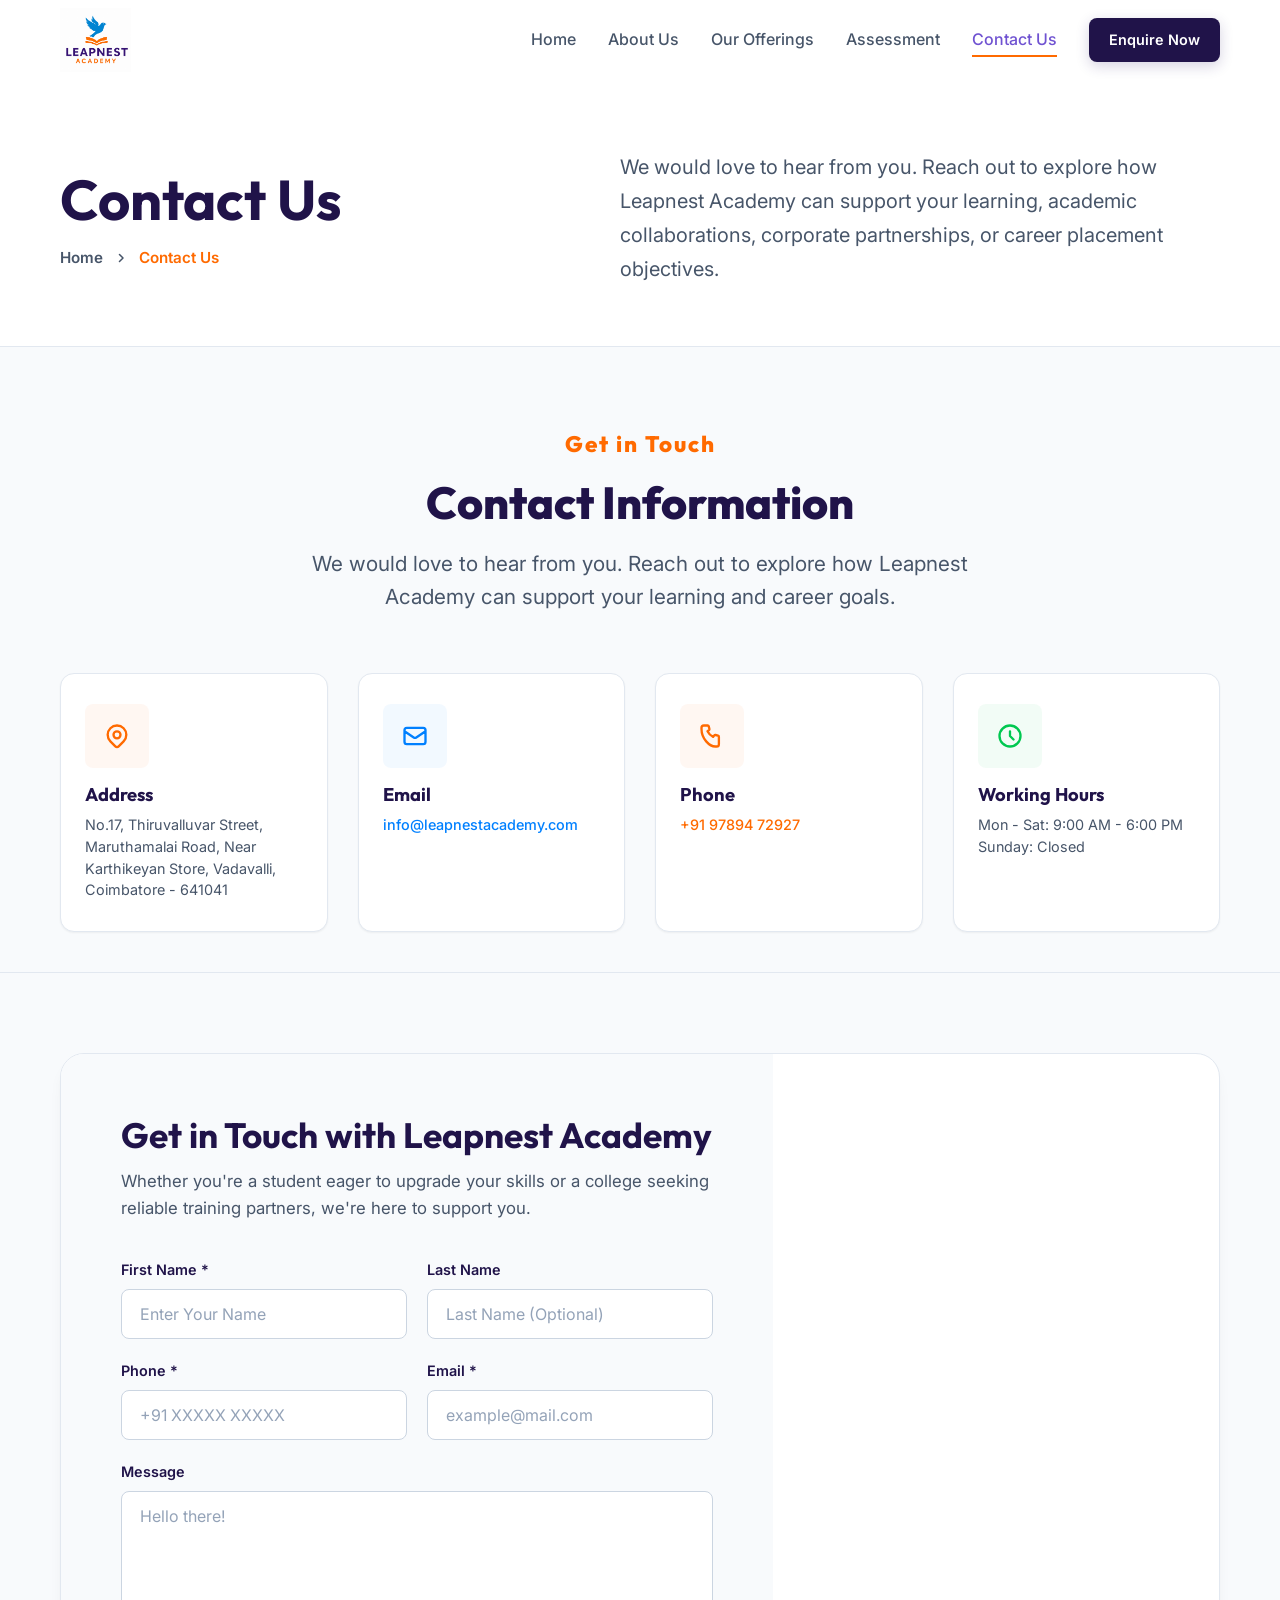
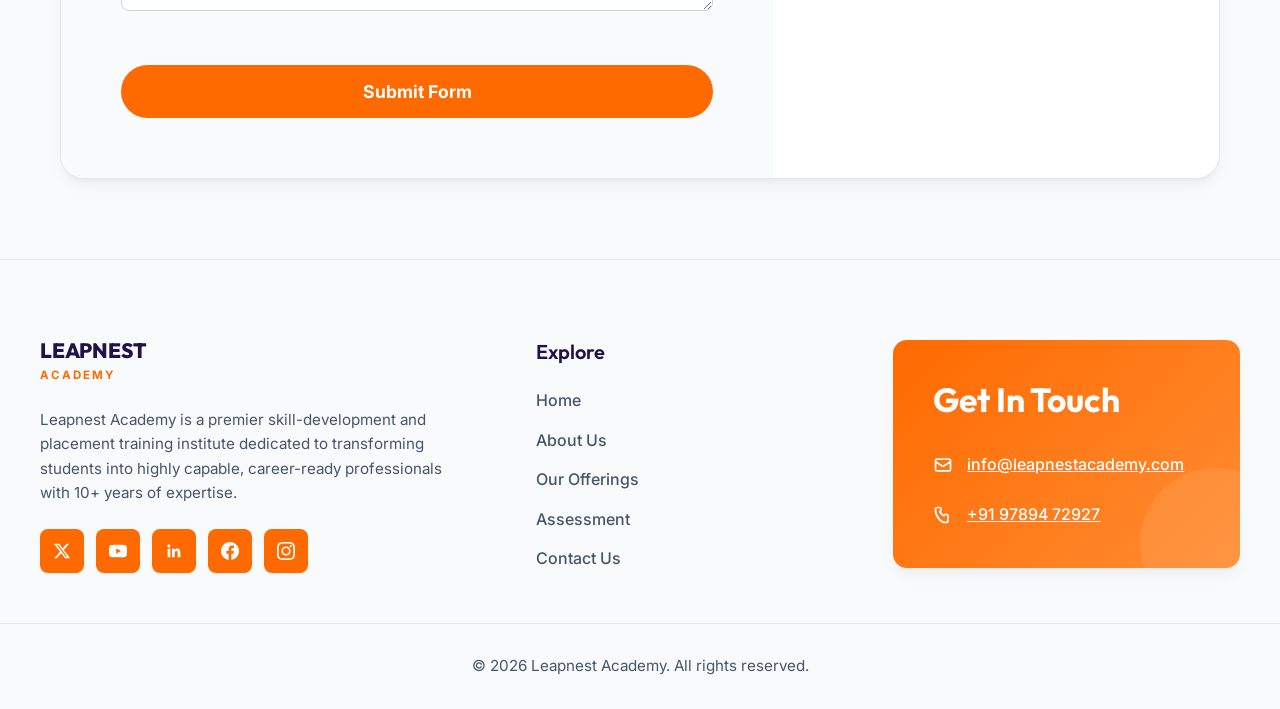
<file: contact-us.html>
<!DOCTYPE html>
<html lang="en">
<head>
  <meta charset="utf-8">
  <meta name="viewport" content="width=device-width, initial-scale=1.0">
  <title>Contact Us | Leapnest Academy</title>
  <meta name="description" content="Reach out to Leapnest Academy in Vadavalli, Coimbatore. Contact us via phone at +91 97894 72927 or email info@leapnestacademy.com.">
  <link rel="stylesheet" href="css/styles.css">
</head>
<body>

  <!-- Header -->
  <header class="header">
    <div class="container header__container">
      <a href="index.html" class="logo" id="header-logo" style="display: flex; align-items: center;">
        <img src="images/logo.png" alt="Leapnest Academy Logo" style="height: 65px; width: auto; display: block; object-fit: contain;">
      </a>
      
      <nav class="nav" id="main-navigation">
        <ul class="nav__list">
          <li><a href="index.html" class="nav__link">Home</a></li>
          <li><a href="about-us.html" class="nav__link">About Us</a></li>
          <li><a href="our-offerings.html" class="nav__link">Our Offerings</a></li>
          <li><a href="student-assessment.html" class="nav__link">Assessment</a></li>
          <li><a href="contact-us.html" class="nav__link nav__link--active">Contact Us</a></li>
          <li><a href="contact-us.html" class="btn btn--primary" style="padding: 10px 20px; font-size: 0.9rem;">Enquire Now</a></li>
        </ul>
      </nav>
      
      <button class="nav-toggle" aria-label="Toggle Navigation Menu">
        <span></span>
        <span></span>
        <span></span>
      </button>
    </div>
  </header>

  <!-- Page Banner (Educoast Sleek White style) -->
  <section class="page-banner">
    <div class="container page-banner__grid">
      <div style="text-align: left;">
        <h1 class="page-banner__title">Contact Us</h1>
        <div class="page-banner__breadcrumbs">
          <a href="index.html">Home</a>
          <span>
            <svg xmlns="http://www.w3.org/2000/svg" fill="none" viewBox="0 0 24 24" stroke="currentColor" stroke-width="3" width="12" height="12">
              <path stroke-linecap="round" stroke-linejoin="round" d="M9 5l7 7-7 7" />
            </svg>
          </span>
          <span style="color: var(--clr-accent);">Contact Us</span>
        </div>
      </div>
      <div>
        <p class="page-banner__desc">We would love to hear from you. Reach out to explore how Leapnest Academy can support your learning, academic collaborations, corporate partnerships, or career placement objectives.</p>
      </div>
    </div>
  </section>

  <!-- Contact Cards Section -->
  <section class="section-padding" style="padding-bottom: 40px;">
    <div class="container">
      <div class="section-header animate-on-scroll">
        <span class="responsive-tag" style="color: var(--clr-accent);">Get in Touch</span>
        <h2 class="responsive-title">Contact Information</h2>
        <p class="responsive-subtitle">We would love to hear from you. Reach out to explore how Leapnest Academy can support your learning and career goals.</p>
      </div>

      <div class="grid-cards" style="grid-template-columns: repeat(auto-fit, minmax(240px, 1fr));">
        <!-- Address Card -->
        <div class="card animate-on-scroll" style="padding: 30px 24px;">
          <div class="card__icon" style="color: var(--clr-accent); background-color: rgba(255,109,0,0.05); margin-bottom: 16px; margin-left: 0; margin-right: auto;">
            <svg xmlns="http://www.w3.org/2000/svg" fill="none" viewBox="0 0 24 24" stroke="currentColor" stroke-width="2">
              <path stroke-linecap="round" stroke-linejoin="round" d="M17.657 16.657L13.414 20.9a1.998 1.998 0 01-2.827 0l-4.244-4.243a8 8 0 1111.314 0z" />
              <path stroke-linecap="round" stroke-linejoin="round" d="M15 11a3 3 0 11-6 0 3 3 0 016 0z" />
            </svg>
          </div>
          <h3 style="font-size: 1.15rem; margin-bottom: 8px; color: var(--clr-primary);">Address</h3>
          <p class="card__desc" style="font-size: 0.9rem; line-height: 1.5; text-align: left;">No.17, Thiruvalluvar Street, Maruthamalai Road, Near Karthikeyan Store, Vadavalli, Coimbatore - 641041</p>
        </div>

        <!-- Email Card -->
        <div class="card animate-on-scroll" style="padding: 30px 24px;">
          <div class="card__icon" style="color: var(--clr-blue); background-color: rgba(0,136,255,0.05); margin-bottom: 16px; margin-left: 0; margin-right: auto;">
            <svg xmlns="http://www.w3.org/2000/svg" fill="none" viewBox="0 0 24 24" stroke="currentColor" stroke-width="2">
              <path stroke-linecap="round" stroke-linejoin="round" d="M3 8l7.89 5.26a2 2 0 002.22 0L21 8M5 19h14a2 2 0 002-2V7a2 2 0 00-2-2H5a2 2 0 00-2 2v10a2 2 0 002 2z" />
            </svg>
          </div>
          <h3 style="font-size: 1.15rem; margin-bottom: 8px; color: var(--clr-primary);">Email</h3>
          <p class="card__desc" style="font-size: 0.9rem; line-height: 1.5; text-align: left;"><a href="mailto:info@leapnestacademy.com" style="color: var(--clr-blue); font-weight: 500;">info@leapnestacademy.com</a></p>
        </div>

        <!-- Phone Card -->
        <div class="card animate-on-scroll" style="padding: 30px 24px;">
          <div class="card__icon" style="color: var(--clr-accent); background-color: rgba(255,109,0,0.05); margin-bottom: 16px; margin-left: 0; margin-right: auto;">
            <svg xmlns="http://www.w3.org/2000/svg" fill="none" viewBox="0 0 24 24" stroke="currentColor" stroke-width="2">
              <path stroke-linecap="round" stroke-linejoin="round" d="M3 5a2 2 0 012-2h3.28a1 1 0 01.94.725l.548 2.2a1 1 0 01-.321.988l-1.305.98a10.582 10.582 0 004.872 4.872l.98-1.305a1 1 0 01.988-.321l2.2.548a1 1 0 01.725.94V19a2 2 0 01-2 2h-1C9.716 21 3 14.284 3 6V5z" />
            </svg>
          </div>
          <h3 style="font-size: 1.15rem; margin-bottom: 8px; color: var(--clr-primary);">Phone</h3>
          <p class="card__desc" style="font-size: 0.9rem; line-height: 1.5; text-align: left;"><a href="tel:+919789472927" style="color: var(--clr-accent); font-weight: 500;">+91 97894 72927</a></p>
        </div>

        <!-- Working Hours Card -->
        <div class="card animate-on-scroll" style="padding: 30px 24px;">
          <div class="card__icon" style="color: #00c850; background-color: rgba(0,200,80,0.05); margin-bottom: 16px; margin-left: 0; margin-right: auto;">
            <svg xmlns="http://www.w3.org/2000/svg" fill="none" viewBox="0 0 24 24" stroke="currentColor" stroke-width="2">
              <path stroke-linecap="round" stroke-linejoin="round" d="M12 8v4l3 3m6-3a9 9 0 11-18 0 9 9 0 0118 0z" />
            </svg>
          </div>
          <h3 style="font-size: 1.15rem; margin-bottom: 8px; color: var(--clr-primary);">Working Hours</h3>
          <p class="card__desc" style="font-size: 0.9rem; line-height: 1.5; text-align: left;">Mon - Sat: 9:00 AM - 6:00 PM<br>Sunday: Closed</p>
        </div>
      </div>
    </div>
  </section>

  <!-- Side-by-Side Form and Map Section (Image 5 Style) -->
  <section class="contact-form-section">
    <div class="container">
      <div class="contact-form-grid animate-on-scroll">
        <!-- Left Column: Form -->
        <div class="contact-form-left">
          <h2 class="contact-form__title">Get in Touch with Leapnest Academy</h2>
          <p class="contact-form__subtitle">Whether you're a student eager to upgrade your skills or a college seeking reliable training partners, we're here to support you.</p>
          
          <form class="enquiry-form">
            <div class="form-row">
              <div class="form-group">
                <label class="form-label">First Name *</label>
                <input type="text" name="first-name" class="form-input" placeholder="Enter Your Name" required>
              </div>
              <div class="form-group">
                <label class="form-label">Last Name</label>
                <input type="text" name="last-name" class="form-input" placeholder="Last Name (Optional)">
              </div>
            </div>
            <div class="form-row">
              <div class="form-group">
                <label class="form-label">Phone *</label>
                <input type="tel" name="phone" class="form-input" placeholder="+91 XXXXX XXXXX" required>
              </div>
              <div class="form-group">
                <label class="form-label">Email *</label>
                <input type="email" name="email" class="form-input" placeholder="example@mail.com" required>
              </div>
            </div>
            <div class="form-group" style="margin-bottom: 24px;">
              <label class="form-label">Message</label>
              <textarea name="message" class="form-textarea" placeholder="Hello there!" style="min-height: 120px;"></textarea>
            </div>
            <button type="submit" class="contact-form__btn">Submit Form</button>
          </form>
        </div>

        <!-- Right Column: Map -->
        <div class="contact-form-right">
          <iframe src="https://maps.google.com/maps?q=No.17,%20Thiruvalluvar%20Street,%20Vadavalli,%20Coimbatore&t=&z=15&ie=UTF8&iwloc=&output=embed" loading="lazy"></iframe>
        </div>
      </div>
    </div>
  </section>

  <!-- Footer (Educoast Style, Leapnest Orange theme) -->
  <footer class="footer">
    <div class="container footer__main">
      <div class="footer__about">
        <a href="index.html" class="logo">
          <div class="logo__text-wrapper" style="margin-left: 0;">
            <span class="logo__text" style="color: var(--clr-primary); font-size: 1.3rem; line-height: 1; font-weight: 800;">LEAPNEST</span>
            <span class="logo__text-sub" style="font-family: 'Inter', sans-serif; font-size: 0.72rem; font-weight: 700; color: var(--clr-accent); letter-spacing: 2px; display:block;">ACADEMY</span>
          </div>
        </a>
        <p class="footer__desc">Leapnest Academy is a premier skill-development and placement training institute dedicated to transforming students into highly capable, career-ready professionals with 10+ years of expertise.</p>
        
        <!-- Social Media Logos & Links (Brand themed - Leapnest Orange) -->
        <div class="footer__socials">
          <a href="https://x.com" class="footer__social-btn" target="_blank" rel="noopener noreferrer" aria-label="X (Twitter)">
            <svg viewBox="0 0 24 24" xmlns="http://www.w3.org/2000/svg"><path d="M18.244 2.25h3.308l-7.227 8.26 8.502 11.24H16.17l-5.214-6.817L4.99 21.75H1.68l7.73-8.835L1.254 2.25H8.08l4.713 6.231zm-1.161 17.52h1.833L7.084 4.126H5.117z"/></svg>
          </a>
          <a href="https://youtube.com" class="footer__social-btn" target="_blank" rel="noopener noreferrer" aria-label="YouTube">
            <svg viewBox="0 0 24 24" xmlns="http://www.w3.org/2000/svg"><path d="M23.498 6.163a3.003 3.003 0 00-2.11-2.11C19.517 3.545 12 3.545 12 3.545s-7.517 0-9.388.508a3.003 3.003 0 00-2.11 2.11C0 8.033 0 12 0 12s0 3.967.502 5.837a3.003 3.003 0 002.11 2.11c1.871.508 9.388.508 9.388.508s7.517 0 9.388-.508a3.003 3.003 0 002.11-2.11C24 15.967 24 12 24 12s0-3.967-.502-5.837zM9.545 15.568V8.432L15.818 12l-6.273 3.568z"/></svg>
          </a>
          <a href="https://linkedin.com" class="footer__social-btn" target="_blank" rel="noopener noreferrer" aria-label="LinkedIn">
            <svg viewBox="0 0 24 24" xmlns="http://www.w3.org/2000/svg"><path d="M20.447 20.452h-3.554v-5.569c0-1.328-.027-3.037-1.852-3.037-1.853 0-2.136 1.445-2.136 2.939v5.667H9.351V9h3.414v1.561h.046c.477-.9 1.637-1.85 3.37-1.85 3.601 0 4.267 2.37 4.267 5.455v6.286zM5.337 7.433c-1.144 0-2.063-.926-2.063-2.065 0-1.138.92-2.063 2.063-2.063 1.14 0 2.064.925 2.064 2.063 0 1.139-.925 2.065-2.064 2.065zm1.782 13.019H3.555V9h3.564v11.452z"/></svg>
          </a>
          <a href="https://facebook.com" class="footer__social-btn" target="_blank" rel="noopener noreferrer" aria-label="Facebook">
            <svg viewBox="0 0 24 24" xmlns="http://www.w3.org/2000/svg"><path d="M24 12.073c0-6.627-5.373-12-12-12s-12 5.373-12 12c0 5.99 4.388 10.954 10.125 11.854v-8.385H7.078v-3.47h3.047V9.43c0-3.007 1.792-4.669 4.533-4.669 1.312 0 2.686.235 2.686.235v2.953H15.83c-1.491 0-1.956.925-1.956 1.874v2.25h3.328l-.532 3.47h-2.796v8.385C19.612 23.027 24 18.062 24 12.073z"/></svg>
          </a>
          <a href="https://instagram.com" class="footer__social-btn" target="_blank" rel="noopener noreferrer" aria-label="Instagram">
            <svg viewBox="0 0 24 24" xmlns="http://www.w3.org/2000/svg"><path d="M12 2.163c3.204 0 3.584.012 4.85.07 3.252.148 4.771 1.691 4.919 4.919.058 1.265.069 1.645.069 4.849 0 3.205-.012 3.584-.069 4.849-.149 3.225-1.664 4.771-4.919 4.919-1.266.058-1.644.07-4.85.07-3.204 0-3.584-.012-4.849-.07-3.26-.149-4.771-1.699-4.919-4.92-.058-1.265-.07-1.644-.07-4.849 0-3.204.013-3.583.07-4.849.149-3.227 1.664-4.771 4.919-4.919 1.266-.057 1.645-.069 4.849-.069zM12 0C8.741 0 8.333.014 7.053.072 2.695.272.273 2.69.073 7.051.014 8.333 0 8.741 0 12c0 3.259.014 3.668.072 4.948.2 4.358 2.618 6.78 6.98 6.98 1.281.058 1.689.072 4.948.072 3.259 0 3.668-.014 4.948-.072 4.354-.2 6.782-2.618 6.979-6.98.059-1.28.073-1.689.073-4.948 0-3.259-.014-3.667-.072-4.947-.196-4.354-2.617-6.78-6.979-6.98C15.668.014 15.259 0 12 0zm0 5.838a6.162 6.162 0 100 12.324 6.162 6.162 0 000-12.324zM12 16a4 4 0 110-8 4 4 0 010 8zm6.406-11.845a1.44 1.44 0 100 2.881 1.44 1.44 0 000-2.881z"/></svg>
          </a>
        </div>
      </div>

      <div>
        <h4 class="footer__title">Explore</h4>
        <ul class="footer__links">
          <li><a href="index.html" class="footer__link">Home</a></li>
          <li><a href="about-us.html" class="footer__link">About Us</a></li>
          <li><a href="our-offerings.html" class="footer__link">Our Offerings</a></li>
          <li><a href="student-assessment.html" class="footer__link">Assessment</a></li>
          <li><a href="contact-us.html" class="footer__link">Contact Us</a></li>
        </ul>
      </div>

      <!-- Get In Touch Card Component -->
      <div class="footer__contact-card">
        <h4 class="footer__contact-card-title">Get In Touch</h4>
        <div class="footer__contact-item">
          <div class="footer__contact-icon">
            <svg xmlns="http://www.w3.org/2000/svg" fill="none" viewBox="0 0 24 24" stroke="currentColor" stroke-width="2">
              <path stroke-linecap="round" stroke-linejoin="round" d="M3 8l7.89 5.26a2 2 0 002.22 0L21 8M5 19h14a2 2 0 002-2V7a2 2 0 00-2-2H5a2 2 0 00-2 2v10a2 2 0 002 2z" />
            </svg>
          </div>
          <div class="footer__contact-text"><a href="mailto:info@leapnestacademy.com">info@leapnestacademy.com</a></div>
        </div>
        <div class="footer__contact-item">
          <div class="footer__contact-icon">
            <svg xmlns="http://www.w3.org/2000/svg" fill="none" viewBox="0 0 24 24" stroke="currentColor" stroke-width="2">
              <path stroke-linecap="round" stroke-linejoin="round" d="M3 5a2 2 0 012-2h3.28a1 1 0 01.94.725l.548 2.2a1 1 0 01-.321.988l-1.305.98a10.582 10.582 0 004.872 4.872l.98-1.305a1 1 0 01.988-.321l2.2.548a1 1 0 01.725.94V19a2 2 0 01-2 2h-1C9.716 21 3 14.284 3 6V5z" />
            </svg>
          </div>
          <div class="footer__contact-text"><a href="tel:+919789472927">+91 97894 72927</a></div>
        </div>
      </div>
    </div>
    <div class="footer__copyright">
      <div class="container">
        &copy; 2026 Leapnest Academy. All rights reserved.
      </div>
    </div>
  </footer>

  <script src="js/app.js"></script>
</body>
</html>
</file>
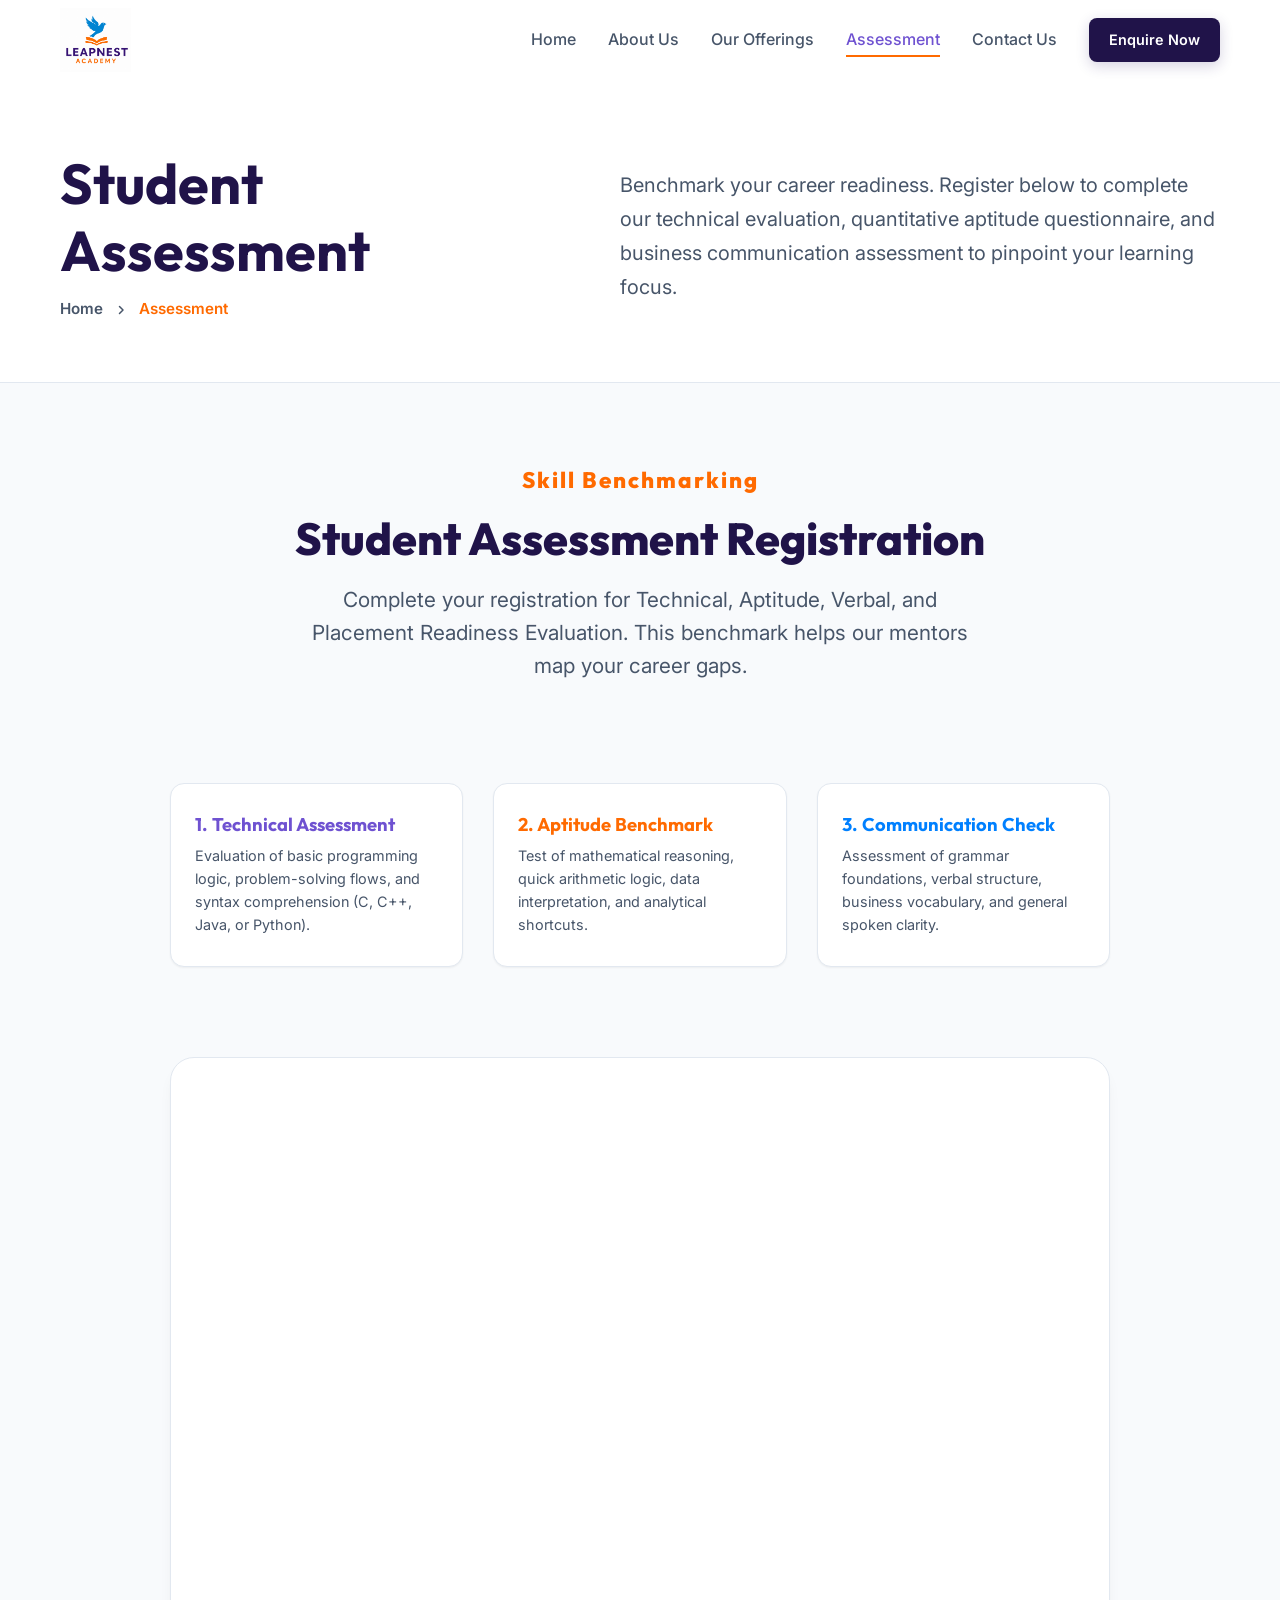
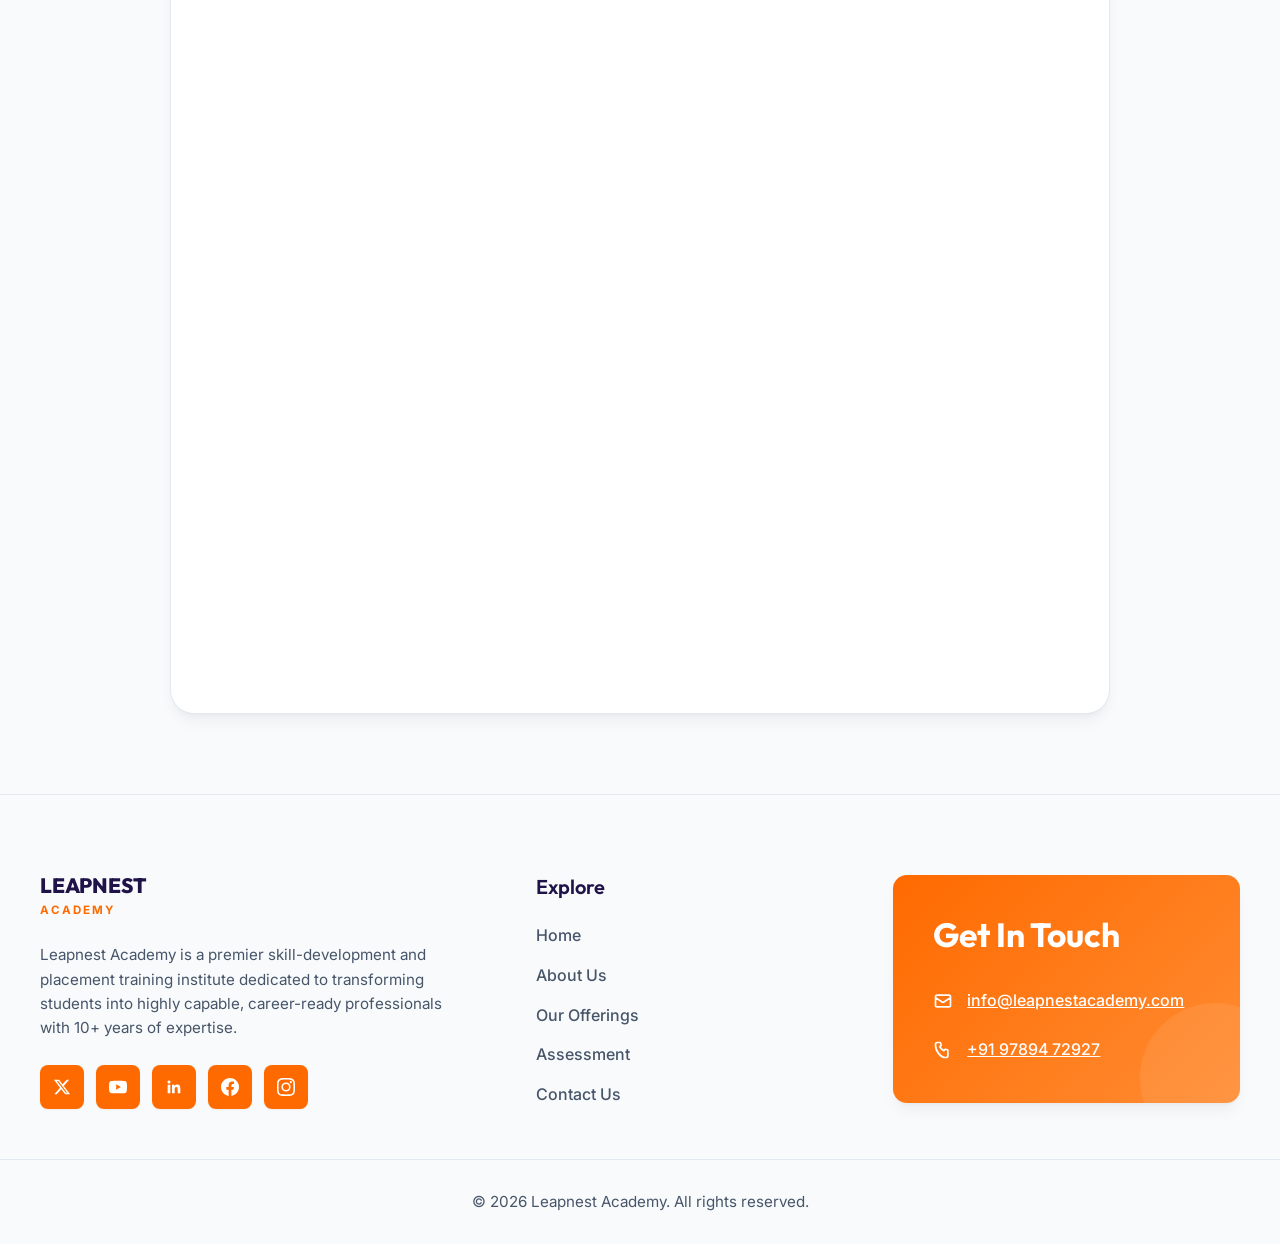
<file: student-assessment.html>
<!DOCTYPE html>
<html lang="en">
<head>
  <meta charset="utf-8">
  <meta name="viewport" content="width=device-width, initial-scale=1.0">
  <title>Student Assessment Registration | Leapnest Academy</title>
  <meta name="description" content="Register for Leapnest Academy's online student evaluation. Benchmark your technical, quantitative aptitude, verbal, and soft skills to identify career gaps.">
  <link rel="stylesheet" href="css/styles.css">
</head>
<body>

  <!-- Header -->
  <header class="header">
    <div class="container header__container">
      <a href="index.html" class="logo" id="header-logo" style="display: flex; align-items: center;">
        <img src="images/logo.png" alt="Leapnest Academy Logo" style="height: 65px; width: auto; display: block; object-fit: contain;">
      </a>
      
      <nav class="nav" id="main-navigation">
        <ul class="nav__list">
          <li><a href="index.html" class="nav__link">Home</a></li>
          <li><a href="about-us.html" class="nav__link">About Us</a></li>
          <li><a href="our-offerings.html" class="nav__link">Our Offerings</a></li>
          <li><a href="student-assessment.html" class="nav__link nav__link--active">Assessment</a></li>
          <li><a href="contact-us.html" class="nav__link">Contact Us</a></li>
          <li><a href="contact-us.html" class="btn btn--primary" style="padding: 10px 20px; font-size: 0.9rem;">Enquire Now</a></li>
        </ul>
      </nav>
      
      <button class="nav-toggle" aria-label="Toggle Navigation Menu">
        <span></span>
        <span></span>
        <span></span>
      </button>
    </div>
  </header>

  <!-- Page Banner (Educoast Sleek White style) -->
  <section class="page-banner">
    <div class="container page-banner__grid">
      <div style="text-align: left;">
        <h1 class="page-banner__title">Student Assessment</h1>
        <div class="page-banner__breadcrumbs">
          <a href="index.html">Home</a>
          <span>
            <svg xmlns="http://www.w3.org/2000/svg" fill="none" viewBox="0 0 24 24" stroke="currentColor" stroke-width="3" width="12" height="12">
              <path stroke-linecap="round" stroke-linejoin="round" d="M9 5l7 7-7 7" />
            </svg>
          </span>
          <span style="color: var(--clr-accent);">Assessment</span>
        </div>
      </div>
      <div>
        <p class="page-banner__desc">Benchmark your career readiness. Register below to complete our technical evaluation, quantitative aptitude questionnaire, and business communication assessment to pinpoint your learning focus.</p>
      </div>
    </div>
  </section>

  <!-- Assessment Description & Frame Section -->
  <section class="section-padding">
    <div class="container assessment-container">
      <div class="section-header animate-on-scroll">
        <span class="responsive-tag" style="color: var(--clr-accent);">Skill Benchmarking</span>
        <h2 class="responsive-title">Student Assessment Registration</h2>
        <p class="responsive-subtitle">Complete your registration for Technical, Aptitude, Verbal, and Placement Readiness Evaluation. This benchmark helps our mentors map your career gaps.</p>
      </div>

      <!-- Evaluation Grid Details -->
      <div class="grid-cards" style="margin-bottom: 50px;">
        <div class="card animate-on-scroll" style="padding: 30px 24px;">
          <h4 style="font-size: 1.15rem; margin-bottom: 8px; color: var(--clr-primary-light);">1. Technical Assessment</h4>
          <p class="card__desc" style="font-size: 0.9rem;">Evaluation of basic programming logic, problem-solving flows, and syntax comprehension (C, C++, Java, or Python).</p>
        </div>
        <div class="card animate-on-scroll" style="padding: 30px 24px;">
          <h4 style="font-size: 1.15rem; margin-bottom: 8px; color: var(--clr-accent);">2. Aptitude Benchmark</h4>
          <p class="card__desc" style="font-size: 0.9rem;">Test of mathematical reasoning, quick arithmetic logic, data interpretation, and analytical shortcuts.</p>
        </div>
        <div class="card animate-on-scroll" style="padding: 30px 24px;">
          <h4 style="font-size: 1.15rem; margin-bottom: 8px; color: var(--clr-blue);">3. Communication Check</h4>
          <p class="card__desc" style="font-size: 0.9rem;">Assessment of grammar foundations, verbal structure, business vocabulary, and general spoken clarity.</p>
        </div>
      </div>

      <!-- Styled Iframe Card embedding the Google Form -->
      <div class="assessment-iframe-card animate-on-scroll">
        <iframe src="https://docs.google.com/forms/d/e/1FAIpQLScySJYKLxrEfYVYujm2Hg8hlZ1XDN3p0cPNAPwSJPwOJRrtcQ/viewform?embedded=true">Loading assessment form…</iframe>
      </div>
    </div>
  </section>

  <!-- Footer (Educoast Style, Leapnest Orange theme) -->
  <footer class="footer">
    <div class="container footer__main">
      <div class="footer__about">
        <a href="index.html" class="logo">
          <div class="logo__text-wrapper" style="margin-left: 0;">
            <span class="logo__text" style="color: var(--clr-primary); font-size: 1.3rem; line-height: 1; font-weight: 800;">LEAPNEST</span>
            <span class="logo__text-sub" style="font-family: 'Inter', sans-serif; font-size: 0.72rem; font-weight: 700; color: var(--clr-accent); letter-spacing: 2px; display:block;">ACADEMY</span>
          </div>
        </a>
        <p class="footer__desc">Leapnest Academy is a premier skill-development and placement training institute dedicated to transforming students into highly capable, career-ready professionals with 10+ years of expertise.</p>
        
        <!-- Social Media Logos & Links (Brand themed - Leapnest Orange) -->
        <div class="footer__socials">
          <a href="https://x.com" class="footer__social-btn" target="_blank" rel="noopener noreferrer" aria-label="X (Twitter)">
            <svg viewBox="0 0 24 24" xmlns="http://www.w3.org/2000/svg"><path d="M18.244 2.25h3.308l-7.227 8.26 8.502 11.24H16.17l-5.214-6.817L4.99 21.75H1.68l7.73-8.835L1.254 2.25H8.08l4.713 6.231zm-1.161 17.52h1.833L7.084 4.126H5.117z"/></svg>
          </a>
          <a href="https://youtube.com" class="footer__social-btn" target="_blank" rel="noopener noreferrer" aria-label="YouTube">
            <svg viewBox="0 0 24 24" xmlns="http://www.w3.org/2000/svg"><path d="M23.498 6.163a3.003 3.003 0 00-2.11-2.11C19.517 3.545 12 3.545 12 3.545s-7.517 0-9.388.508a3.003 3.003 0 00-2.11 2.11C0 8.033 0 12 0 12s0 3.967.502 5.837a3.003 3.003 0 002.11 2.11c1.871.508 9.388.508 9.388.508s7.517 0 9.388-.508a3.003 3.003 0 002.11-2.11C24 15.967 24 12 24 12s0-3.967-.502-5.837zM9.545 15.568V8.432L15.818 12l-6.273 3.568z"/></svg>
          </a>
          <a href="https://linkedin.com" class="footer__social-btn" target="_blank" rel="noopener noreferrer" aria-label="LinkedIn">
            <svg viewBox="0 0 24 24" xmlns="http://www.w3.org/2000/svg"><path d="M20.447 20.452h-3.554v-5.569c0-1.328-.027-3.037-1.852-3.037-1.853 0-2.136 1.445-2.136 2.939v5.667H9.351V9h3.414v1.561h.046c.477-.9 1.637-1.85 3.37-1.85 3.601 0 4.267 2.37 4.267 5.455v6.286zM5.337 7.433c-1.144 0-2.063-.926-2.063-2.065 0-1.138.92-2.063 2.063-2.063 1.14 0 2.064.925 2.064 2.063 0 1.139-.925 2.065-2.064 2.065zm1.782 13.019H3.555V9h3.564v11.452z"/></svg>
          </a>
          <a href="https://facebook.com" class="footer__social-btn" target="_blank" rel="noopener noreferrer" aria-label="Facebook">
            <svg viewBox="0 0 24 24" xmlns="http://www.w3.org/2000/svg"><path d="M24 12.073c0-6.627-5.373-12-12-12s-12 5.373-12 12c0 5.99 4.388 10.954 10.125 11.854v-8.385H7.078v-3.47h3.047V9.43c0-3.007 1.792-4.669 4.533-4.669 1.312 0 2.686.235 2.686.235v2.953H15.83c-1.491 0-1.956.925-1.956 1.874v2.25h3.328l-.532 3.47h-2.796v8.385C19.612 23.027 24 18.062 24 12.073z"/></svg>
          </a>
          <a href="https://instagram.com" class="footer__social-btn" target="_blank" rel="noopener noreferrer" aria-label="Instagram">
            <svg viewBox="0 0 24 24" xmlns="http://www.w3.org/2000/svg"><path d="M12 2.163c3.204 0 3.584.012 4.85.07 3.252.148 4.771 1.691 4.919 4.919.058 1.265.069 1.645.069 4.849 0 3.205-.012 3.584-.069 4.849-.149 3.225-1.664 4.771-4.919 4.919-1.266.058-1.644.07-4.85.07-3.204 0-3.584-.012-4.849-.07-3.26-.149-4.771-1.699-4.919-4.92-.058-1.265-.07-1.644-.07-4.849 0-3.204.013-3.583.07-4.849.149-3.227 1.664-4.771 4.919-4.919 1.266-.057 1.645-.069 4.849-.069zM12 0C8.741 0 8.333.014 7.053.072 2.695.272.273 2.69.073 7.051.014 8.333 0 8.741 0 12c0 3.259.014 3.668.072 4.948.2 4.358 2.618 6.78 6.98 6.98 1.281.058 1.689.072 4.948.072 3.259 0 3.668-.014 4.948-.072 4.354-.2 6.782-2.618 6.979-6.98.059-1.28.073-1.689.073-4.948 0-3.259-.014-3.667-.072-4.947-.196-4.354-2.617-6.78-6.979-6.98C15.668.014 15.259 0 12 0zm0 5.838a6.162 6.162 0 100 12.324 6.162 6.162 0 000-12.324zM12 16a4 4 0 110-8 4 4 0 010 8zm6.406-11.845a1.44 1.44 0 100 2.881 1.44 1.44 0 000-2.881z"/></svg>
          </a>
        </div>
      </div>

      <div>
        <h4 class="footer__title">Explore</h4>
        <ul class="footer__links">
          <li><a href="index.html" class="footer__link">Home</a></li>
          <li><a href="about-us.html" class="footer__link">About Us</a></li>
          <li><a href="our-offerings.html" class="footer__link">Our Offerings</a></li>
          <li><a href="student-assessment.html" class="footer__link">Assessment</a></li>
          <li><a href="contact-us.html" class="footer__link">Contact Us</a></li>
        </ul>
      </div>

      <!-- Get In Touch Card Component -->
      <div class="footer__contact-card">
        <h4 class="footer__contact-card-title">Get In Touch</h4>
        <div class="footer__contact-item">
          <div class="footer__contact-icon">
            <svg xmlns="http://www.w3.org/2000/svg" fill="none" viewBox="0 0 24 24" stroke="currentColor" stroke-width="2">
              <path stroke-linecap="round" stroke-linejoin="round" d="M3 8l7.89 5.26a2 2 0 002.22 0L21 8M5 19h14a2 2 0 002-2V7a2 2 0 00-2-2H5a2 2 0 00-2 2v10a2 2 0 002 2z" />
            </svg>
          </div>
          <div class="footer__contact-text"><a href="mailto:info@leapnestacademy.com">info@leapnestacademy.com</a></div>
        </div>
        <div class="footer__contact-item">
          <div class="footer__contact-icon">
            <svg xmlns="http://www.w3.org/2000/svg" fill="none" viewBox="0 0 24 24" stroke="currentColor" stroke-width="2">
              <path stroke-linecap="round" stroke-linejoin="round" d="M3 5a2 2 0 012-2h3.28a1 1 0 01.94.725l.548 2.2a1 1 0 01-.321.988l-1.305.98a10.582 10.582 0 004.872 4.872l.98-1.305a1 1 0 01.988-.321l2.2.548a1 1 0 01.725.94V19a2 2 0 01-2 2h-1C9.716 21 3 14.284 3 6V5z" />
            </svg>
          </div>
          <div class="footer__contact-text"><a href="tel:+919789472927">+91 97894 72927</a></div>
        </div>
      </div>
    </div>
    <div class="footer__copyright">
      <div class="container">
        &copy; 2026 Leapnest Academy. All rights reserved.
      </div>
    </div>
  </footer>

  <script src="js/app.js"></script>
</body>
</html>
</file>
<file: css/styles.css>
@import url('https://fonts.googleapis.com/css2?family=Inter:wght@300;400;500;600&family=Outfit:wght@400;600;700&display=swap');

:root {
  --font-heading: 'Outfit', 'Inter', sans-serif;
  --font-body: 'Inter', sans-serif;
  
  /* Modern HSL Color Palette */
  --clr-primary-h: 254;
  --clr-primary-s: 58%;
  --clr-primary-l: 18%; /* Deep Violet #2f1c6a */
  --clr-primary: hsl(var(--clr-primary-h), var(--clr-primary-s), var(--clr-primary-l));
  --clr-primary-light: hsl(var(--clr-primary-h), var(--clr-primary-s), 57%); /* #673de6 */
  
  --clr-accent-h: 25;
  --clr-accent-s: 100%;
  --clr-accent-l: 50%; /* Vibrant Orange #ff6d00 */
  --clr-accent: hsl(var(--clr-accent-h), var(--clr-accent-s), var(--clr-accent-l));
  
  --clr-blue-h: 210;
  --clr-blue-s: 100%;
  --clr-blue-l: 50%; /* Brand Blue #0088ff */
  --clr-blue: hsl(var(--clr-blue-h), var(--clr-blue-s), var(--clr-blue-l));
  
  /* Neutral Color Palette */
  --clr-bg-light: #f8fafc;
  --clr-bg-white: #ffffff;
  --clr-bg-card: #ffffff;
  --clr-border: #e2e8f0;
  --clr-text-main: #0f172a; /* Slate 900 */
  --clr-text-muted: #475569; /* Slate 600 */
  
  /* Glassmorphism & Effects */
  --glass-bg: rgba(255, 255, 255, 0.7);
  --glass-border: rgba(255, 255, 255, 0.4);
  --glass-blur: blur(12px);
  
  /* Shadow Tokens */
  --shadow-sm: 0 1px 2px 0 rgba(0, 0, 0, 0.05);
  --shadow-md: 0 4px 6px -1px rgba(0, 0, 0, 0.08), 0 2px 4px -2px rgba(0, 0, 0, 0.08);
  --shadow-lg: 0 10px 15px -3px rgba(0, 0, 0, 0.05), 0 4px 6px -4px rgba(0, 0, 0, 0.05);
  --shadow-xl: 0 20px 25px -5px rgba(0, 0, 0, 0.1), 0 8px 10px -6px rgba(0, 0, 0, 0.05);
  --shadow-glow: 0 0 20px rgba(103, 61, 230, 0.15);
  
  /* Radius */
  --radius-sm: 8px;
  --radius-md: 14px;
  --radius-lg: 24px;
  --radius-round: 9999px;
  
  /* Transitions */
  --transition-smooth: all 0.4s cubic-bezier(0.16, 1, 0.3, 1);
  --transition-fast: all 0.2s ease;
}

/* Reset */
*, *::before, *::after {
  box-sizing: border-box;
  margin: 0;
  padding: 0;
}

html {
  scroll-behavior: smooth;
  font-size: 16px;
}

body {
  font-family: var(--font-body);
  color: var(--clr-text-main);
  background-color: var(--clr-bg-light);
  line-height: 1.6;
  overflow-x: hidden;
}

h1, h2, h3, h4, h5, h6 {
  font-family: var(--font-heading);
  font-weight: 700;
  line-height: 1.2;
  color: var(--clr-primary);
}

a {
  text-decoration: none;
  color: inherit;
  transition: var(--transition-fast);
}

ul {
  list-style: none;
}

img {
  max-width: 100%;
  height: auto;
  display: block;
}

button, input, textarea, select {
  font-family: inherit;
  font-size: inherit;
  outline: none;
  border: none;
}

/* Global Layout Containers */
.container {
  width: 100%;
  max-width: 1200px;
  margin-left: auto;
  margin-right: auto;
  padding-left: 20px;
  padding-right: 20px;
}

.section-padding {
  padding-top: 80px;
  padding-bottom: 80px;
}

@media (max-width: 768px) {
  .section-padding {
    padding-top: 60px;
    padding-bottom: 60px;
  }
}

/* Header & Navigation */
.header {
  position: fixed;
  top: 0;
  left: 0;
  width: 100%;
  z-index: 1000;
  background-color: var(--glass-bg);
  backdrop-filter: var(--glass-blur);
  -webkit-backdrop-filter: var(--glass-blur);
  border-bottom: 1px solid var(--glass-border);
  transition: var(--transition-smooth);
}

.header--scrolled {
  background-color: rgba(255, 255, 255, 0.95);
  box-shadow: var(--shadow-md);
}

.header__container {
  display: flex;
  justify-content: space-between;
  align-items: center;
  height: 80px;
}

.logo {
  display: flex;
  align-items: center;
  gap: 12px;
}

.logo__img {
  height: 52px;
  width: auto;
}

.logo__text {
  font-family: var(--font-heading);
  font-size: 1.35rem;
  font-weight: 700;
  letter-spacing: -0.2px;
  color: var(--clr-primary);
}

.nav__list {
  display: flex;
  gap: 32px;
  align-items: center;
}

.nav__link {
  font-weight: 500;
  color: var(--clr-text-muted);
  position: relative;
  padding: 8px 0;
}

.nav__link::after {
  content: '';
  position: absolute;
  bottom: 0;
  left: 0;
  width: 0;
  height: 2px;
  background-color: var(--clr-accent);
  transition: var(--transition-smooth);
}

.nav__link:hover,
.nav__link--active {
  color: var(--clr-primary-light);
}

.nav__link:hover::after,
.nav__link--active::after {
  width: 100%;
}

/* Buttons */
.btn {
  display: inline-flex;
  align-items: center;
  justify-content: center;
  padding: 12px 28px;
  font-weight: 600;
  border-radius: var(--radius-sm);
  transition: var(--transition-smooth);
  cursor: pointer;
  gap: 8px;
}

.btn--primary {
  background-color: var(--clr-primary);
  color: var(--clr-bg-white);
  box-shadow: 0 4px 14px rgba(47, 28, 106, 0.2);
}

.btn--primary:hover {
  background-color: var(--clr-primary-light);
  transform: translateY(-2px);
  box-shadow: 0 6px 20px rgba(103, 61, 230, 0.3);
}

.btn--accent {
  background-color: var(--clr-accent);
  color: var(--clr-bg-white);
  box-shadow: 0 4px 14px rgba(255, 109, 0, 0.2);
}

.btn--accent:hover {
  background-color: #ff8533;
  transform: translateY(-2px);
  box-shadow: 0 6px 20px rgba(255, 109, 0, 0.35);
}

.btn--secondary {
  background-color: transparent;
  color: var(--clr-primary);
  border: 2px solid var(--clr-primary);
}

.btn--secondary:hover {
  background-color: var(--clr-primary);
  color: var(--clr-bg-white);
  transform: translateY(-2px);
}

/* Mobile Menu Toggle */
.nav-toggle {
  display: none;
  flex-direction: column;
  justify-content: space-between;
  width: 30px;
  height: 20px;
  background: transparent;
  cursor: pointer;
  z-index: 1001;
}

.nav-toggle span {
  width: 100%;
  height: 3px;
  background-color: var(--clr-primary);
  border-radius: 2px;
  transition: var(--transition-smooth);
}

/* Hero Section */
.hero {
  position: relative;
  min-height: 90vh;
  padding-top: 140px;
  display: flex;
  align-items: center;
  background: radial-gradient(circle at 80% 20%, rgba(103, 61, 230, 0.08) 0%, transparent 50%),
              radial-gradient(circle at 10% 80%, rgba(255, 109, 0, 0.05) 0%, transparent 40%);
  overflow: hidden;
}

.hero::before {
  content: '';
  position: absolute;
  width: 600px;
  height: 600px;
  border-radius: 50%;
  background: linear-gradient(135deg, rgba(103, 61, 230, 0.05), rgba(0, 136, 255, 0.05));
  top: -10%;
  right: -10%;
  z-index: -1;
  filter: blur(80px);
}

.hero__grid {
  display: grid;
  grid-template-columns: 1.1fr 0.9fr;
  gap: 60px;
  align-items: center;
}

.hero__title {
  font-size: 3.5rem;
  margin-bottom: 24px;
  line-height: 1.1;
}

.hero__title span {
  color: var(--clr-accent);
}

.hero__subtitle {
  font-size: 1.25rem;
  color: var(--clr-text-muted);
  margin-bottom: 36px;
  max-width: 580px;
}

.hero__btns {
  display: flex;
  gap: 16px;
  margin-bottom: 48px;
}

.hero__image-container {
  position: relative;
  display: flex;
  justify-content: center;
  align-items: center;
}

.hero__img-wrapper {
  position: relative;
  width: 100%;
  max-width: 480px;
  border-radius: var(--radius-lg);
  overflow: hidden;
  box-shadow: var(--shadow-xl);
}

.hero__img-wrapper::after {
  content: '';
  position: absolute;
  inset: 0;
  background: linear-gradient(to top, rgba(47, 28, 106, 0.2), transparent);
}

/* Stats Section */
.stats {
  background: linear-gradient(135deg, var(--clr-primary) 0%, var(--clr-primary-light) 100%);
  color: var(--clr-bg-white);
  padding: 60px 0;
  position: relative;
  z-index: 10;
  box-shadow: var(--shadow-lg);
}

.stats__grid {
  display: grid;
  grid-template-columns: repeat(3, 1fr);
  gap: 40px;
  text-align: center;
}

.stats__number {
  font-family: var(--font-heading);
  font-size: 3rem;
  font-weight: 700;
  margin-bottom: 8px;
  color: var(--clr-accent);
}

.stats__title {
  font-size: 1.1rem;
  font-weight: 500;
  color: rgba(255, 255, 255, 0.9);
}

/* Section Header */
.section-header {
  text-align: center;
  max-width: 700px;
  margin: 0 auto 60px auto;
}

.section-header__tag {
  font-size: 0.9rem;
  text-transform: uppercase;
  letter-spacing: 2px;
  color: var(--clr-accent);
  font-weight: 700;
  margin-bottom: 12px;
  display: inline-block;
}

.section-header__title {
  font-size: 2.5rem;
  margin-bottom: 16px;
}

.section-header__subtitle {
  font-size: 1.1rem;
  color: var(--clr-text-muted);
}

/* Grid Cards (Services/Pillars) */
.grid-cards {
  display: grid;
  grid-template-columns: repeat(3, 1fr);
  gap: 30px;
}

.card {
  background-color: var(--clr-bg-white);
  border-radius: var(--radius-md);
  padding: 40px 32px;
  border: 1px solid var(--clr-border);
  box-shadow: var(--shadow-sm);
  transition: var(--transition-smooth);
  position: relative;
  overflow: hidden;
}

.card::before {
  content: '';
  position: absolute;
  top: 0;
  left: 0;
  width: 100%;
  height: 4px;
  background: linear-gradient(to right, var(--clr-blue), var(--clr-primary-light));
  transform: scaleX(0);
  transform-origin: left;
  transition: var(--transition-smooth);
}

.card:hover {
  transform: translateY(-8px);
  box-shadow: var(--shadow-xl), var(--shadow-glow);
  border-color: rgba(103, 61, 230, 0.15);
}

.card:hover::before {
  transform: scaleX(1);
}

.card__icon {
  width: 64px;
  height: 64px;
  border-radius: var(--radius-sm);
  background-color: rgba(103, 61, 230, 0.05);
  display: flex;
  align-items: center;
  justify-content: center;
  margin-bottom: 24px;
  color: var(--clr-primary-light);
  transition: var(--transition-smooth);
}

.card:hover .card__icon {
  background-color: var(--clr-primary-light);
  color: var(--clr-bg-white);
  transform: rotate(5deg) scale(1.05);
}

.card__icon svg {
  width: 28px;
  height: 28px;
}

.card__title {
  font-size: 1.4rem;
  margin-bottom: 12px;
  transition: var(--transition-fast);
}

.card:hover .card__title {
  color: var(--clr-primary-light);
}

.card__desc {
  color: var(--clr-text-muted);
  font-size: 0.95rem;
}

/* Feature Grid (Side-by-side Layout) */
.feature-grid {
  display: grid;
  grid-template-columns: repeat(2, 1fr);
  gap: 80px;
  align-items: center;
}

.feature-grid__image-container {
  position: relative;
}

.feature-grid__img-wrapper {
  border-radius: var(--radius-lg);
  overflow: hidden;
  box-shadow: var(--shadow-xl);
}

.feature-grid__img-wrapper img {
  width: 100%;
  transition: var(--transition-smooth);
}

.feature-grid:hover .feature-grid__img-wrapper img {
  transform: scale(1.03);
}

.feature-grid__badge {
  position: absolute;
  bottom: -24px;
  right: -24px;
  background-color: var(--clr-accent);
  color: var(--clr-bg-white);
  padding: 24px 32px;
  border-radius: var(--radius-md);
  box-shadow: var(--shadow-lg);
  font-weight: 700;
  font-family: var(--font-heading);
  font-size: 1.1rem;
}

.feature-grid__list {
  display: grid;
  gap: 20px;
  margin-top: 32px;
}

.feature-grid__item {
  display: flex;
  align-items: flex-start;
  gap: 16px;
}

.feature-grid__check {
  display: flex;
  align-items: center;
  justify-content: center;
  width: 24px;
  height: 24px;
  border-radius: 50%;
  background-color: rgba(255, 109, 0, 0.1);
  color: var(--clr-accent);
  flex-shrink: 0;
  margin-top: 2px;
}

.feature-grid__check svg {
  width: 14px;
  height: 14px;
  stroke-width: 3px;
}

.feature-grid__item-text h4 {
  font-size: 1.1rem;
  margin-bottom: 4px;
}

.feature-grid__item-text p {
  color: var(--clr-text-muted);
  font-size: 0.95rem;
}

/* Testimonial Section */
.testimonials {
  background-color: #f1f5f9;
}

.testimonial-card {
  max-width: 800px;
  margin: 0 auto;
  background-color: var(--clr-bg-white);
  border-radius: var(--radius-lg);
  padding: 60px;
  box-shadow: var(--shadow-lg);
  text-align: center;
  position: relative;
}

.testimonial-card__quote-icon {
  font-size: 5rem;
  color: rgba(103, 61, 230, 0.08);
  position: absolute;
  top: 10px;
  left: 30px;
  line-height: 1;
}

.testimonial-card__stars {
  color: #fbbf24;
  font-size: 1.4rem;
  margin-bottom: 24px;
}

.testimonial-card__quote {
  font-size: 1.5rem;
  font-weight: 500;
  color: var(--clr-primary);
  line-height: 1.5;
  margin-bottom: 32px;
  position: relative;
  z-index: 2;
}

.testimonial-card__profile {
  display: flex;
  align-items: center;
  justify-content: center;
  gap: 16px;
}

.testimonial-card__avatar {
  width: 64px;
  height: 64px;
  border-radius: 50%;
  object-fit: cover;
  border: 3px solid var(--clr-primary-light);
}

.testimonial-card__name {
  font-family: var(--font-heading);
  font-weight: 700;
  font-size: 1.15rem;
}

.testimonial-card__role {
  font-size: 0.9rem;
  color: var(--clr-text-muted);
}

/* Call to Action Section / Enquiry Form Combo */
.cta-enquiry {
  position: relative;
  background-color: var(--clr-primary);
  color: var(--clr-bg-white);
  overflow: hidden;
}

.cta-enquiry::before {
  content: '';
  position: absolute;
  inset: 0;
  background: radial-gradient(circle at 10% 20%, rgba(103, 61, 230, 0.1) 0%, transparent 60%);
}

.cta-enquiry__grid {
  display: grid;
  grid-template-columns: 1fr 1fr;
  gap: 80px;
  align-items: center;
  position: relative;
  z-index: 2;
}

.cta-enquiry__title {
  color: var(--clr-bg-white);
  font-size: 3rem;
  margin-bottom: 20px;
}

.cta-enquiry__desc {
  color: rgba(255, 255, 255, 0.8);
  font-size: 1.15rem;
  margin-bottom: 40px;
}

.enquiry-form-container {
  background-color: rgba(255, 255, 255, 0.08);
  backdrop-filter: var(--glass-blur);
  -webkit-backdrop-filter: var(--glass-blur);
  border: 1px solid rgba(255, 255, 255, 0.15);
  border-radius: var(--radius-lg);
  padding: 48px;
  box-shadow: var(--shadow-xl);
}

.enquiry-form {
  display: grid;
  gap: 20px;
}

.form-group {
  display: flex;
  flex-direction: column;
  gap: 8px;
}

.form-row {
  display: grid;
  grid-template-columns: 1fr 1fr;
  gap: 20px;
}

.form-label {
  font-weight: 500;
  font-size: 0.9rem;
  color: rgba(255, 255, 255, 0.9);
}

.form-input, .form-textarea {
  background-color: rgba(255, 255, 255, 0.08);
  border: 1px solid rgba(255, 255, 255, 0.15);
  padding: 14px 18px;
  border-radius: var(--radius-sm);
  color: var(--clr-bg-white);
  font-size: 1rem;
  transition: var(--transition-smooth);
}

.form-input::placeholder, .form-textarea::placeholder {
  color: rgba(255, 255, 255, 0.4);
}

.form-input:focus, .form-textarea:focus {
  border-color: var(--clr-accent);
  background-color: rgba(255, 255, 255, 0.12);
  box-shadow: 0 0 0 3px rgba(255, 109, 0, 0.2);
}

.form-textarea {
  resize: vertical;
  min-height: 120px;
}

/* Accordion Styling (Offerings Page) */
.accordion-list {
  display: grid;
  gap: 20px;
  max-width: 900px;
  margin: 0 auto;
}

.accordion-item {
  background-color: var(--clr-bg-white);
  border-radius: var(--radius-md);
  border: 1px solid var(--clr-border);
  overflow: hidden;
  box-shadow: var(--shadow-sm);
  transition: var(--transition-smooth);
}

.accordion-item:hover {
  box-shadow: var(--shadow-md);
  border-color: rgba(103, 61, 230, 0.15);
}

.accordion-header {
  display: flex;
  justify-content: space-between;
  align-items: center;
  padding: 24px 32px;
  cursor: pointer;
  user-select: none;
  background-color: var(--clr-bg-white);
  transition: var(--transition-smooth);
}

.accordion-header:hover {
  background-color: rgba(103, 61, 230, 0.02);
}

.accordion-title-container {
  display: flex;
  align-items: center;
  gap: 16px;
}

.accordion-icon-box {
  width: 44px;
  height: 44px;
  border-radius: var(--radius-sm);
  background-color: rgba(103, 61, 230, 0.05);
  display: flex;
  align-items: center;
  justify-content: center;
  color: var(--clr-primary-light);
}

.accordion-icon-box svg {
  width: 20px;
  height: 20px;
}

.accordion-title {
  font-size: 1.25rem;
  font-weight: 700;
}

.accordion-arrow {
  display: flex;
  align-items: center;
  justify-content: center;
  width: 32px;
  height: 32px;
  border-radius: 50%;
  border: 1px solid var(--clr-border);
  color: var(--clr-text-muted);
  transition: var(--transition-smooth);
}

.accordion-arrow svg {
  width: 14px;
  height: 14px;
  transition: var(--transition-smooth);
}

.accordion-item--active .accordion-arrow {
  background-color: var(--clr-primary-light);
  color: var(--clr-bg-white);
  border-color: var(--clr-primary-light);
}

.accordion-item--active .accordion-arrow svg {
  transform: rotate(180deg);
}

.accordion-content {
  max-height: 0;
  overflow: hidden;
  transition: max-height 0.4s cubic-bezier(0.16, 1, 0.3, 1);
  background-color: var(--clr-bg-white);
}

.accordion-content-inner {
  padding: 0 32px 32px 92px;
  border-top: 1px solid #f1f5f9;
  color: var(--clr-text-muted);
}

@media (max-width: 768px) {
  .accordion-content-inner {
    padding: 0 20px 24px 20px;
  }
}

.syllabus-list {
  display: grid;
  gap: 12px;
}

.syllabus-item {
  display: flex;
  align-items: center;
  gap: 12px;
}

.syllabus-bullet {
  width: 8px;
  height: 8px;
  border-radius: 50%;
  background-color: var(--clr-accent);
}

/* Contact Info Layout */
.contact-grid {
  display: grid;
  grid-template-columns: 0.9fr 1.1fr;
  gap: 60px;
}

.contact-info {
  display: grid;
  gap: 30px;
}

.contact-card {
  display: flex;
  gap: 20px;
  background-color: var(--clr-bg-white);
  padding: 32px;
  border-radius: var(--radius-md);
  border: 1px solid var(--clr-border);
  box-shadow: var(--shadow-sm);
}

.contact-card__icon {
  width: 52px;
  height: 52px;
  border-radius: var(--radius-sm);
  background-color: rgba(255, 109, 0, 0.08);
  color: var(--clr-accent);
  display: flex;
  align-items: center;
  justify-content: center;
  flex-shrink: 0;
}

.contact-card__icon svg {
  width: 24px;
  height: 24px;
}

.contact-card__title {
  font-size: 1.2rem;
  margin-bottom: 6px;
}

.contact-card__detail {
  color: var(--clr-text-muted);
  font-size: 0.95rem;
}

.map-card {
  background-color: var(--clr-bg-white);
  border-radius: var(--radius-lg);
  border: 1px solid var(--clr-border);
  padding: 16px;
  box-shadow: var(--shadow-md);
  height: 100%;
  min-height: 400px;
  display: flex;
  flex-direction: column;
}

.map-card__iframe-wrapper {
  flex-grow: 1;
  border-radius: var(--radius-md);
  overflow: hidden;
  position: relative;
}

/* Alert Notification styles */
.alert-popup {
  position: fixed;
  bottom: 30px;
  right: 30px;
  z-index: 2000;
  display: flex;
  align-items: center;
  gap: 16px;
  background-color: #0f172a;
  color: var(--clr-bg-white);
  padding: 20px 28px;
  border-radius: var(--radius-md);
  box-shadow: var(--shadow-xl);
  transform: translateY(150%);
  transition: var(--transition-smooth);
  border-left: 5px solid var(--clr-accent);
}

.alert-popup--show {
  transform: translateY(0);
}

.alert-popup__icon {
  color: var(--clr-accent);
  display: flex;
  align-items: center;
  justify-content: center;
}

.alert-popup__icon svg {
  width: 28px;
  height: 28px;
}

.alert-popup__title {
  font-weight: 700;
  font-size: 1.1rem;
  margin-bottom: 2px;
  font-family: var(--font-heading);
}

.alert-popup__text {
  font-size: 0.9rem;
  color: rgba(255, 255, 255, 0.8);
}

/* Footer (Educoast Style) */
.footer {
  background-color: var(--clr-bg-light); /* #f8fafc */
  color: var(--clr-text-muted);
  border-top: 1px solid var(--clr-border);
}

.footer .logo__text {
  color: var(--clr-primary) !important;
}

.footer .logo__text-sub {
  color: var(--clr-accent) !important;
}

.footer__main {
  padding: 80px 0 50px 0;
  display: grid;
  grid-template-columns: 1.2fr 0.8fr 1fr;
  gap: 80px;
  align-items: start;
}

.footer__desc {
  margin-top: 24px;
  font-size: 0.95rem;
  line-height: 1.6;
  color: var(--clr-text-muted);
}

.footer__title {
  color: var(--clr-primary);
  font-size: 1.25rem;
  margin-bottom: 24px;
  font-family: var(--font-heading);
  font-weight: 600;
}

.footer__links {
  display: grid;
  gap: 14px;
}

.footer__link {
  color: var(--clr-text-muted);
  font-weight: 500;
  transition: var(--transition-fast);
}

.footer__link:hover {
  color: var(--clr-primary-light);
  padding-left: 4px;
}

/* Get In Touch Card (Educoast Red Card style, themed in Leapnest Orange) */
.footer__contact-card {
  background: linear-gradient(135deg, var(--clr-accent) 0%, #ff8c33 100%);
  color: var(--clr-bg-white);
  border-radius: var(--radius-md);
  padding: 40px;
  box-shadow: var(--shadow-lg);
  display: grid;
  gap: 24px;
  position: relative;
  overflow: hidden;
}

.footer__contact-card::before {
  content: '';
  position: absolute;
  width: 150px;
  height: 150px;
  border-radius: 50%;
  background-color: rgba(255, 255, 255, 0.08);
  bottom: -50px;
  right: -50px;
  pointer-events: none;
}

.footer__contact-card-title {
  font-family: var(--font-heading);
  font-size: 1.8rem;
  font-weight: 700;
  color: var(--clr-bg-white);
  margin-bottom: 8px;
}

.footer__contact-item {
  display: flex;
  gap: 14px;
  align-items: center;
}

.footer__contact-icon {
  color: var(--clr-bg-white);
  flex-shrink: 0;
  display: flex;
  align-items: center;
  justify-content: center;
}

.footer__contact-icon svg {
  width: 20px;
  height: 20px;
}

.footer__contact-text {
  font-size: 1rem;
  font-weight: 500;
  color: var(--clr-bg-white);
}

.footer__contact-text a {
  color: var(--clr-bg-white);
  text-decoration: underline;
}

.footer__socials {
  display: flex;
  gap: 12px;
  margin-top: 24px;
}

.footer__social-btn {
  display: flex;
  align-items: center;
  justify-content: center;
  width: 44px;
  height: 44px;
  border-radius: 8px;
  background-color: var(--clr-accent); /* Orange brand themed */
  color: var(--clr-bg-white);
  box-shadow: var(--shadow-sm);
  transition: var(--transition-smooth);
}

.footer__social-btn:hover {
  background-color: var(--clr-primary); /* Leapnest Violet */
  color: var(--clr-bg-white);
  transform: translateY(-3px);
  box-shadow: var(--shadow-md);
}

.footer__social-btn svg {
  width: 18px;
  height: 18px;
  fill: currentColor;
}

.footer__copyright {
  border-top: 1px solid var(--clr-border);
  padding: 30px 0;
  text-align: center;
  font-size: 0.95rem;
  color: var(--clr-text-muted);
}

/* Page Banner (Educoast Sleek White style) */
.page-banner {
  background-color: var(--clr-bg-white);
  border-bottom: 1px solid var(--clr-border);
  padding: 150px 0 60px 0;
  position: relative;
  text-align: left;
}

.page-banner__grid {
  display: grid;
  grid-template-columns: 1fr 1.2fr;
  gap: 60px;
  align-items: center;
}

.page-banner__title {
  color: var(--clr-primary);
  font-size: 3.5rem;
  font-weight: 700;
  margin-bottom: 12px;
}

.page-banner__breadcrumbs {
  display: inline-flex;
  gap: 8px;
  align-items: center;
  font-size: 0.95rem;
  color: var(--clr-text-muted);
  font-weight: 600;
}

.page-banner__breadcrumbs span {
  display: flex;
  align-items: center;
}

.page-banner__breadcrumbs svg {
  width: 12px;
  height: 12px;
  margin: 0 4px;
}

.page-banner__breadcrumbs a:hover {
  color: var(--clr-primary-light);
  text-decoration: underline;
}

.page-banner__desc {
  font-size: 1.25rem;
  color: var(--clr-text-muted);
  line-height: 1.7;
}




/* Assessment Page Layout */
.assessment-container {
  display: grid;
  grid-template-columns: 1fr;
  gap: 40px;
  max-width: 980px;
  margin: 0 auto;
}

.assessment-iframe-card {
  background-color: var(--clr-bg-white);
  border-radius: var(--radius-lg);
  border: 1px solid var(--clr-border);
  box-shadow: var(--shadow-lg);
  padding: 24px;
  overflow: hidden;
}

.assessment-iframe-card iframe {
  width: 100%;
  min-height: 1200px;
  border: none;
  background-color: var(--clr-bg-white);
}

/* Responsive Overrides */
@media (max-width: 1024px) {
  .hero__title {
    font-size: 3rem;
  }
  .grid-cards {
    grid-template-columns: repeat(2, 1fr);
  }
  .footer__main {
    grid-template-columns: repeat(2, 1fr);
    gap: 50px;
  }
  .footer__main > *:last-child {
    grid-column: span 2;
  }
}

@media (max-width: 768px) {
  .nav {
    position: fixed;
    top: 80px;
    left: -100%;
    width: 100%;
    height: calc(100vh - 80px);
    background-color: var(--clr-bg-white);
    z-index: 999;
    transition: var(--transition-smooth);
    border-top: 1px solid var(--clr-border);
    padding: 40px 30px;
    box-shadow: var(--shadow-lg);
  }
  
  .nav--open {
    left: 0;
  }
  
  .nav__list {
    flex-direction: column;
    align-items: flex-start;
    gap: 24px;
    width: 100%;
  }
  
  .nav__link {
    font-size: 1.15rem;
    width: 100%;
    display: block;
  }
  
  .nav-toggle {
    display: flex;
  }
  
  .nav-toggle--open span:nth-child(1) {
    transform: rotate(45deg) translate(5px, 6px);
  }
  
  .nav-toggle--open span:nth-child(2) {
    opacity: 0;
  }
  
  .nav-toggle--open span:nth-child(3) {
    transform: rotate(-45deg) translate(6px, -7px);
  }
  
  .hero__grid {
    grid-template-columns: 1fr;
    gap: 40px;
    text-align: center;
  }
  
  .hero__subtitle {
    margin-left: auto;
    margin-right: auto;
  }
  
  .hero__btns {
    justify-content: center;
  }
  
  .stats__grid {
    grid-template-columns: 1fr;
    gap: 30px;
  }
  
  .grid-cards {
    grid-template-columns: 1fr;
  }
  
  .feature-grid {
    grid-template-columns: 1fr;
    gap: 50px;
  }
  
  .feature-grid__image-container {
    order: -1;
  }
  
  .cta-enquiry__grid {
    grid-template-columns: 1fr;
    gap: 50px;
    text-align: center;
  }
  
  .enquiry-form-container {
    padding: 30px 20px;
  }
  
  .form-row {
    grid-template-columns: 1fr;
  }
  
  .contact-grid {
    grid-template-columns: 1fr;
    gap: 40px;
  }
  
  .footer__main {
    grid-template-columns: 1fr;
    text-align: center;
    gap: 40px;
  }
  
  .footer__main > * {
    grid-column: span 1 !important;
  }

  .footer__about {
    display: flex;
    flex-direction: column;
    align-items: center;
    text-align: center;
  }

  .footer__about .logo {
    display: inline-flex;
    justify-content: center;
  }

  .footer__desc {
    text-align: center;
    margin: 16px auto 0 auto;
    max-width: 500px;
  }

  .footer__socials {
    justify-content: center;
    margin-top: 20px;
  }

  .footer__title {
    text-align: center;
  }

  .footer__links {
    text-align: center;
    justify-content: center;
  }

  .footer__contact-card {
    text-align: center;
    justify-items: center;
    padding: 30px 20px;
  }

  .footer__contact-item {
    justify-content: center;
  }
}

/* --------------------------------------------------
   ADDITIONAL STYLES FOR REDESIGNED PAGES
   -------------------------------------------------- */

/* Overlapping Student Profile Avatars (Educoast Hero Style) */
.hero__trust-profiles {
  display: flex;
  align-items: center;
  gap: 12px;
  margin-top: 36px;
}

.avatar-stack {
  display: flex;
  align-items: center;
}

.avatar-stack__img {
  width: 44px;
  height: 44px;
  border-radius: 50%;
  border: 3px solid var(--clr-bg-light);
  object-fit: cover;
  margin-left: -14px;
  box-shadow: var(--shadow-sm);
  transition: var(--transition-fast);
}

.avatar-stack__img:first-child {
  margin-left: 0;
}

.avatar-stack__img:hover {
  transform: translateY(-4px) scale(1.05);
  z-index: 10;
}

.hero__trust-text {
  font-size: 0.95rem;
  font-weight: 600;
  color: var(--clr-text-muted);
}

/* Continuous Technology Marquee Slider (Educoast Partner Logo Style) */
.marquee-section {
  background-color: var(--clr-bg-white);
  padding: 50px 0;
  border-top: 1px solid var(--clr-border);
  border-bottom: 1px solid var(--clr-border);
  overflow: hidden;
  position: relative;
}

.marquee-section__title {
  text-align: center;
  font-size: 1rem;
  font-weight: 700;
  color: var(--clr-text-muted);
  text-transform: uppercase;
  letter-spacing: 2px;
  margin-bottom: 32px;
  font-family: var(--font-heading);
}

.marquee-container {
  overflow: hidden;
  width: 100%;
  position: relative;
  display: flex;
}

.marquee-track {
  display: flex;
  gap: 80px;
  width: max-content;
  animation: marqueeScroll 30s linear infinite;
}

.marquee-track:hover {
  animation-play-state: paused;
}

.marquee-item {
  display: flex;
  align-items: center;
  gap: 12px;
  font-family: var(--font-heading);
  font-size: 1.4rem;
  font-weight: 700;
  color: var(--clr-primary);
  opacity: 0.4;
  transition: var(--transition-fast);
  cursor: default;
  user-select: none;
}

.marquee-item:hover {
  opacity: 0.95;
  color: var(--clr-primary-light);
  transform: scale(1.05);
}

.marquee-item svg {
  width: 28px;
  height: 28px;
  fill: currentColor;
}

@keyframes marqueeScroll {
  0% {
    transform: translateX(0);
  }
  100% {
    transform: translateX(calc(-50% - 40px));
  }
}

/* Training Eco-system Card Grid (Educoast Style) */
.ecosystem-grid {
  display: grid;
  grid-template-columns: repeat(2, 1fr);
  gap: 40px;
  margin-top: 50px;
}

.ecosystem-card {
  background-color: var(--clr-bg-white);
  border-radius: 16px;
  overflow: hidden;
  box-shadow: var(--shadow-sm);
  border: 1px solid var(--clr-border);
  transition: var(--transition-smooth);
}

.ecosystem-card:hover {
  transform: translateY(-6px);
  box-shadow: var(--shadow-lg);
  border-color: rgba(103, 61, 230, 0.15);
}

.ecosystem-card__img-wrapper {
  width: 100%;
  aspect-ratio: 16 / 9;
  overflow: hidden;
  position: relative;
  background-color: #f1f5f9;
}

.ecosystem-card__img-wrapper img {
  width: 100%;
  height: 100%;
  object-fit: cover;
  transition: var(--transition-smooth);
}

.ecosystem-card:hover .ecosystem-card__img-wrapper img {
  transform: scale(1.04);
}

.ecosystem-card__title-box {
  padding: 24px 32px;
  background-color: #f8fafc;
  border-top: 1px solid #f1f5f9;
}

.ecosystem-card__title {
  font-family: var(--font-heading);
  font-size: 1.35rem;
  font-weight: 700;
  color: var(--clr-primary);
  margin: 0;
  transition: var(--transition-fast);
}

.ecosystem-card:hover .ecosystem-card__title {
  color: var(--clr-accent);
}

@media (max-width: 992px) {
  .ecosystem-grid {
    grid-template-columns: 1fr;
    gap: 30px;
  }
  .ecosystem-card {
    grid-column: span 1 !important;
  }
  .ecosystem-card__img-wrapper {
    aspect-ratio: 16 / 9 !important;
  }
}

/* Offerings Two-Column Program Cards (Image 2 Style) */
.program-section {
  background-color: #f8fafc;
  padding: 80px 0;
  border-top: 1px solid var(--clr-border);
}

.program-grid {
  display: grid;
  grid-template-columns: repeat(2, 1fr);
  gap: 40px;
}

.program-card {
  background-color: var(--clr-bg-white);
  border-radius: var(--radius-lg);
  border: 1px solid var(--clr-border);
  box-shadow: var(--shadow-md);
  overflow: hidden;
  display: flex;
  flex-direction: column;
  transition: var(--transition-smooth);
}

.program-card:hover {
  transform: translateY(-5px);
  box-shadow: var(--shadow-lg);
}

.program-card__img-wrapper {
  width: 100%;
  aspect-ratio: 16 / 9;
  overflow: hidden;
}

.program-card__img-wrapper img {
  width: 100%;
  height: 100%;
  object-fit: cover;
}

.program-card__content {
  padding: 40px;
  flex-grow: 1;
  display: flex;
  flex-direction: column;
}

.program-card__title {
  font-family: var(--font-heading);
  font-size: 1.8rem;
  font-weight: 700;
  color: var(--clr-primary);
  margin-bottom: 16px;
}

.program-card__desc {
  font-size: 1rem;
  color: var(--clr-text-muted);
  line-height: 1.6;
  margin-bottom: 24px;
}

.program-card__list {
  display: grid;
  gap: 14px;
  margin-bottom: 36px;
  flex-grow: 1;
}

.program-card__item {
  display: flex;
  align-items: flex-start;
  gap: 12px;
}

.program-card__check {
  color: var(--clr-accent); /* Orange checkmark */
  font-weight: bold;
  font-size: 1.1rem;
  line-height: 1.2;
}

.program-card__item-text {
  font-size: 0.95rem;
  color: var(--clr-text-main);
  line-height: 1.4;
}

.program-card__btn {
  align-self: flex-start;
  border-radius: 30px;
  padding: 12px 28px;
  background-color: var(--clr-accent);
  color: var(--clr-bg-white);
  font-weight: 700;
  display: inline-flex;
  align-items: center;
  gap: 8px;
  transition: var(--transition-smooth);
}

.program-card__btn:hover {
  background-color: var(--clr-primary);
  color: var(--clr-bg-white);
  transform: translateX(3px);
}

/* Contact page form & map section layout (Image 5 Style) */
.contact-form-section {
  background-color: #f8fafc;
  padding: 80px 0;
  border-top: 1px solid var(--clr-border);
}

.contact-form-grid {
  display: grid;
  grid-template-columns: 1.2fr 0.8fr;
  gap: 0;
  background-color: var(--clr-bg-white);
  border-radius: var(--radius-lg);
  border: 1px solid var(--clr-border);
  box-shadow: var(--shadow-lg);
  overflow: hidden;
}

.contact-form-left {
  padding: 60px;
  background-color: #f8fafc; /* Subtle off-white bg matching form frame */
}

.contact-form-right {
  position: relative;
  min-height: 550px;
}

.contact-form-right iframe {
  width: 100%;
  height: 100%;
  border: none;
  position: absolute;
  top: 0;
  left: 0;
}

.contact-form__title {
  font-family: var(--font-heading);
  font-size: 2.2rem;
  font-weight: 700;
  color: var(--clr-primary);
  margin-bottom: 12px;
}

.contact-form__subtitle {
  font-size: 1.05rem;
  color: var(--clr-text-muted);
  line-height: 1.6;
  margin-bottom: 36px;
}

.contact-form__btn {
  width: 100%;
  padding: 16px;
  font-size: 1.1rem;
  font-weight: 700;
  text-align: center;
  border-radius: 30px;
  background-color: var(--clr-accent); /* Orange brand themed */
  color: var(--clr-bg-white);
  border: none;
  cursor: pointer;
  transition: var(--transition-smooth);
  margin-top: 10px;
}

.contact-form__btn:hover {
  background-color: var(--clr-primary);
  transform: translateY(-2px);
}

/* Card with Image at the Top style (Educoast Homepage specifications) */
.card--visual {
  padding: 0 !important;
}

.card--visual .card__img-wrapper {
  width: 100%;
  aspect-ratio: 16 / 10;
  overflow: hidden;
  position: relative;
  background-color: #f1f5f9;
}

.card--visual .card__img-wrapper img {
  width: 100%;
  height: 100%;
  object-fit: cover;
  transition: var(--transition-smooth);
}

.card--visual:hover .card__img-wrapper img {
  transform: scale(1.05);
}

.card--visual .card__body {
  padding: 32px 28px;
}

/* Contact form label and input color overrides for visibility (light theme card) */
.contact-form-left .form-group label {
  color: var(--clr-primary) !important;
  font-weight: 600;
}

.contact-form-left .form-input,
.contact-form-left .form-textarea {
  background-color: var(--clr-bg-white) !important;
  border: 1px solid #cbd5e1 !important;
  color: var(--clr-text-main) !important;
}

.contact-form-left .form-input::placeholder,
.contact-form-left .form-textarea::placeholder {
  color: #94a3b8 !important;
}

.contact-form-left .form-input:focus,
.contact-form-left .form-textarea:focus {
  background-color: var(--clr-bg-white) !important;
  border-color: var(--clr-accent) !important;
  box-shadow: 0 0 0 3px rgba(255, 109, 0, 0.15) !important;
}

@media (max-width: 992px) {
  .program-grid {
    grid-template-columns: 1fr;
    gap: 30px;
  }
  .program-card__content {
    padding: 30px 20px;
  }
  .contact-form-grid {
    grid-template-columns: 1fr;
  }
  .contact-form-left {
    padding: 40px 24px;
  }
  .contact-form-right {
    min-height: 400px;
  }
}

/* Testimonials Slider & Carousel styles */
.testimonials {
  background-color: #fff8f3 !important; /* Mild orange theme background */
}

.testimonials-slider-container {
  width: 100%;
  overflow: hidden;
  position: relative;
  padding: 10px 0;
}

.testimonials-track {
  display: flex;
  gap: 30px;
  transition: transform 0.5s cubic-bezier(0.25, 0.46, 0.45, 0.94);
  will-change: transform;
}

.testimonials-track .testimonial-card {
  flex: 0 0 calc(33.333% - 20px);
  box-sizing: border-box;
  background-color: var(--clr-bg-white);
  border-radius: 16px;
  padding: 30px;
  border: 1px solid var(--clr-border);
  box-shadow: var(--shadow-sm);
}

@media (max-width: 992px) {
  .testimonials-track .testimonial-card {
    flex: 0 0 calc(50% - 15px);
  }
}

@media (max-width: 600px) {
  .testimonials-track .testimonial-card {
    flex: 0 0 100%;
  }
}

.slider-controls {
  display: flex;
  justify-content: center;
  align-items: center;
  gap: 20px;
  margin-top: 30px;
}

.slider-btn {
  background-color: var(--clr-bg-white);
  border: 1px solid var(--clr-border);
  color: var(--clr-primary);
  width: 48px;
  height: 48px;
  border-radius: 50%;
  display: flex;
  align-items: center;
  justify-content: center;
  cursor: pointer;
  box-shadow: var(--shadow-sm);
  transition: var(--transition-smooth);
}

.slider-btn:hover {
  background-color: var(--clr-accent);
  color: var(--clr-bg-white);
  border-color: var(--clr-accent);
  transform: scale(1.05);
}

/* Grid style when toggled "View All" */
.testimonials-track.testimonials-grid-active {
  display: grid !important;
  grid-template-columns: repeat(auto-fill, minmax(320px, 1fr)) !important;
  gap: 30px !important;
  margin-top: 40px !important;
  transform: none !important;
}

.testimonials-track.testimonials-grid-active .testimonial-card {
  flex: none !important;
  width: auto !important;
}

/* Success Stories Header Size Increase */
.testimonials .section-header__tag {
  font-size: 1.25rem !important;
  letter-spacing: 2px;
  font-weight: 800;
}

.testimonials .section-header__title {
  font-size: 2.8rem !important;
  font-weight: 800;
  letter-spacing: -1px;
}

.testimonials .section-header__subtitle {
  font-size: 1.15rem !important;
  max-width: 700px;
  margin: 0 auto;
}

/* Font Size Overrides */
.footer__contact-card-title {
  font-size: 2.1rem !important;
  font-weight: 700 !important;
}

/* Modal Overlay base styling */
.modal-overlay {
  position: fixed;
  inset: 0;
  background-color: rgba(15, 23, 42, 0.75); /* Slate backdrop */
  backdrop-filter: blur(8px);
  display: flex;
  align-items: center;
  justify-content: center;
  z-index: 1000;
  opacity: 0;
  pointer-events: none;
  transition: opacity 0.3s ease;
}

.modal-overlay.modal-overlay--show {
  opacity: 1;
  pointer-events: auto;
}

/* Modal Content block */
.modal-content {
  background-color: var(--clr-bg-white);
  border-radius: var(--radius-lg);
  box-shadow: var(--shadow-2xl);
  padding: 40px;
  width: 100%;
  max-width: 550px;
  max-height: 90vh;
  overflow-y: auto;
  position: relative;
  border: 1px solid var(--clr-border);
}

.modal-close-btn {
  position: absolute;
  top: 20px;
  right: 20px;
  background: none;
  border: none;
  font-size: 2rem;
  font-weight: 300;
  color: var(--clr-text-muted);
  cursor: pointer;
  line-height: 1;
  transition: color 0.2s ease;
}

.modal-close-btn:hover {
  color: var(--clr-primary);
}

.modal-title {
  font-family: var(--font-heading);
  font-size: 1.75rem;
  font-weight: 800;
  color: var(--clr-primary);
  margin-bottom: 8px;
}

.modal-subtitle {
  font-size: 0.95rem;
  color: var(--clr-text-muted);
  margin-bottom: 24px;
}

/* Form layouts */
.modal-form .form-group {
  margin-bottom: 20px;
}

.modal-form label {
  display: block;
  font-weight: 600;
  color: var(--clr-primary);
  margin-bottom: 6px;
  font-size: 0.95rem;
}

.modal-form input[type="text"],
.modal-form textarea {
  width: 100%;
  padding: 12px 16px;
  border: 1px solid var(--clr-border);
  border-radius: var(--radius-md);
  font-family: var(--font-body);
  font-size: 1rem;
  color: var(--clr-primary);
  transition: border-color 0.2s ease, box-shadow 0.2s ease;
}

.modal-form input[type="text"]:focus,
.modal-form textarea:focus {
  outline: none;
  border-color: var(--clr-primary-light);
  box-shadow: 0 0 0 3px rgba(47, 28, 106, 0.1);
}

/* Star rating dynamic widget */
.star-rating-input {
  display: flex;
  gap: 6px;
  font-size: 1.75rem;
}

.star-item {
  color: #e2e8f0;
  cursor: pointer;
  transition: color 0.15s ease;
}

.star-item--active {
  color: #ffb900;
}

/* Avatar Selector options */
.avatar-selector {
  display: flex;
  gap: 12px;
}

.avatar-option {
  position: relative;
  cursor: pointer;
}

.avatar-option input[type="radio"] {
  position: absolute;
  opacity: 0;
  width: 0;
  height: 0;
}

.avatar-option img {
  width: 54px;
  height: 54px;
  border-radius: 50%;
  object-fit: cover;
  border: 3px solid transparent;
  transition: transform 0.2s ease, border-color 0.2s ease;
}

.avatar-option input[type="radio"]:checked + img {
  border-color: var(--clr-accent);
  transform: scale(1.08);
}

.avatar-option:hover img {
  transform: scale(1.05);
}

/* Zoom Lightbox elements */
.lightbox-overlay {
  position: fixed;
  inset: 0;
  background-color: rgba(15, 23, 42, 0.95); /* Dark solid slate */
  display: flex;
  align-items: center;
  justify-content: center;
  z-index: 1100;
  opacity: 0;
  pointer-events: none;
  transition: opacity 0.3s ease;
}

.lightbox-overlay.lightbox-overlay--show {
  opacity: 1;
  pointer-events: auto;
}

.lightbox-content {
  display: flex;
  flex-direction: column;
  align-items: center;
  max-width: 90vw;
  max-height: 90vh;
}

.lightbox-content img {
  max-width: 100%;
  max-height: 70vh;
  border-radius: 12px;
  box-shadow: 0 10px 30px rgba(0, 0, 0, 0.5);
  border: 4px solid rgba(255, 255, 255, 0.1);
  object-fit: contain;
}

.lightbox-caption {
  margin-top: 20px;
  color: #ffffff;
  font-family: var(--font-heading);
  font-size: 1.25rem;
  font-weight: 700;
  text-align: center;
}

.lightbox-close-btn {
  position: absolute;
  top: 30px;
  right: 30px;
  background: none;
  border: none;
  font-size: 3rem;
  font-weight: 300;
  color: rgba(255, 255, 255, 0.7);
  cursor: pointer;
  line-height: 1;
  transition: color 0.2s ease;
}

.lightbox-close-btn:hover {
  color: #ffffff;
}

/* Avatar photo trigger hover effect */
.testimonial-card__avatar {
  cursor: pointer;
  transition: transform 0.2s ease, border-color 0.2s ease;
}

.testimonial-card__avatar:hover {
  transform: scale(1.08);
  border-color: var(--clr-accent);
}

/* Animations scale-up */
.animate-scale {
  transform: scale(0.9);
  transition: transform 0.3s cubic-bezier(0.34, 1.56, 0.64, 1);
}

.modal-overlay--show .animate-scale,
.lightbox-overlay--show .animate-scale {
  transform: scale(1);
}

/* Responsive typography selectors to avoid inline style cutoff issues */
.responsive-tag {
  font-size: 1.4rem;
  font-weight: 800;
  letter-spacing: 2px;
  display: block;
  margin-bottom: 12px;
  font-family: var(--font-heading);
}

@media (max-width: 768px) {
  .responsive-tag {
    font-size: 1.15rem;
    letter-spacing: 1px;
  }
}

.responsive-title {
  font-size: 2.8rem;
  font-weight: 800;
  margin-bottom: 16px;
  line-height: 1.25;
  font-family: var(--font-heading);
  color: var(--clr-primary);
}

@media (max-width: 768px) {
  .responsive-title {
    font-size: 2.1rem;
  }
}

@media (max-width: 480px) {
  .responsive-title {
    font-size: 1.75rem;
  }
}

.responsive-subtitle {
  font-size: 1.3rem;
  line-height: 1.6;
  color: var(--clr-text-muted);
}

@media (max-width: 768px) {
  .responsive-subtitle {
    font-size: 1.1rem;
    line-height: 1.5;
  }
}

/* Page Banner grid layout mobile responsive overrides */
@media (max-width: 768px) {
  .page-banner__grid {
    grid-template-columns: 1fr !important;
    gap: 24px !important;
    text-align: center !important;
  }
  .page-banner {
    padding: 120px 0 40px 0 !important;
  }
  .page-banner__breadcrumbs {
    justify-content: center;
  }
  .page-banner__desc {
    font-size: 1.1rem !important;
  }
}

/* Testimonial avatar video play overlay container styles */
.testimonial-card__avatar-container {
  position: relative;
  width: 64px;
  height: 64px;
  border-radius: 50%;
  overflow: hidden;
  cursor: pointer;
  border: 3px solid var(--clr-bg-light);
  box-shadow: var(--shadow-sm);
  transition: transform 0.2s ease, border-color 0.2s ease;
}

.testimonial-card__avatar-container:hover {
  transform: scale(1.08);
  border-color: var(--clr-accent);
}

.testimonial-card__avatar-container img {
  width: 100%;
  height: 100%;
  object-fit: cover;
  display: block;
}

.testimonial-card__play-overlay {
  position: absolute;
  top: 0;
  left: 0;
  width: 100%;
  height: 100%;
  background-color: rgba(0, 0, 0, 0.45);
  display: flex;
  align-items: center;
  justify-content: center;
  opacity: 0.85;
  transition: opacity 0.2s ease, background-color 0.2s ease;
}

.testimonial-card__avatar-container:hover .testimonial-card__play-overlay {
  opacity: 1;
  background-color: rgba(0, 0, 0, 0.55);
}

.testimonial-card__play-overlay svg {
  width: 26px;
  height: 26px;
  fill: #ffffff;
  filter: drop-shadow(0 2px 4px rgba(0, 0, 0, 0.4));
  transition: transform 0.2s ease;
}

.testimonial-card__avatar-container:hover .testimonial-card__play-overlay svg {
  transform: scale(1.25);
}

/* Lightbox Video Element */
.lightbox-video {
  width: 100%;
  max-width: 800px;
  max-height: 70vh;
  border-radius: 12px;
  box-shadow: 0 10px 30px rgba(0, 0, 0, 0.6);
  background-color: #000;
  outline: none;
  display: none;
}
</file>
